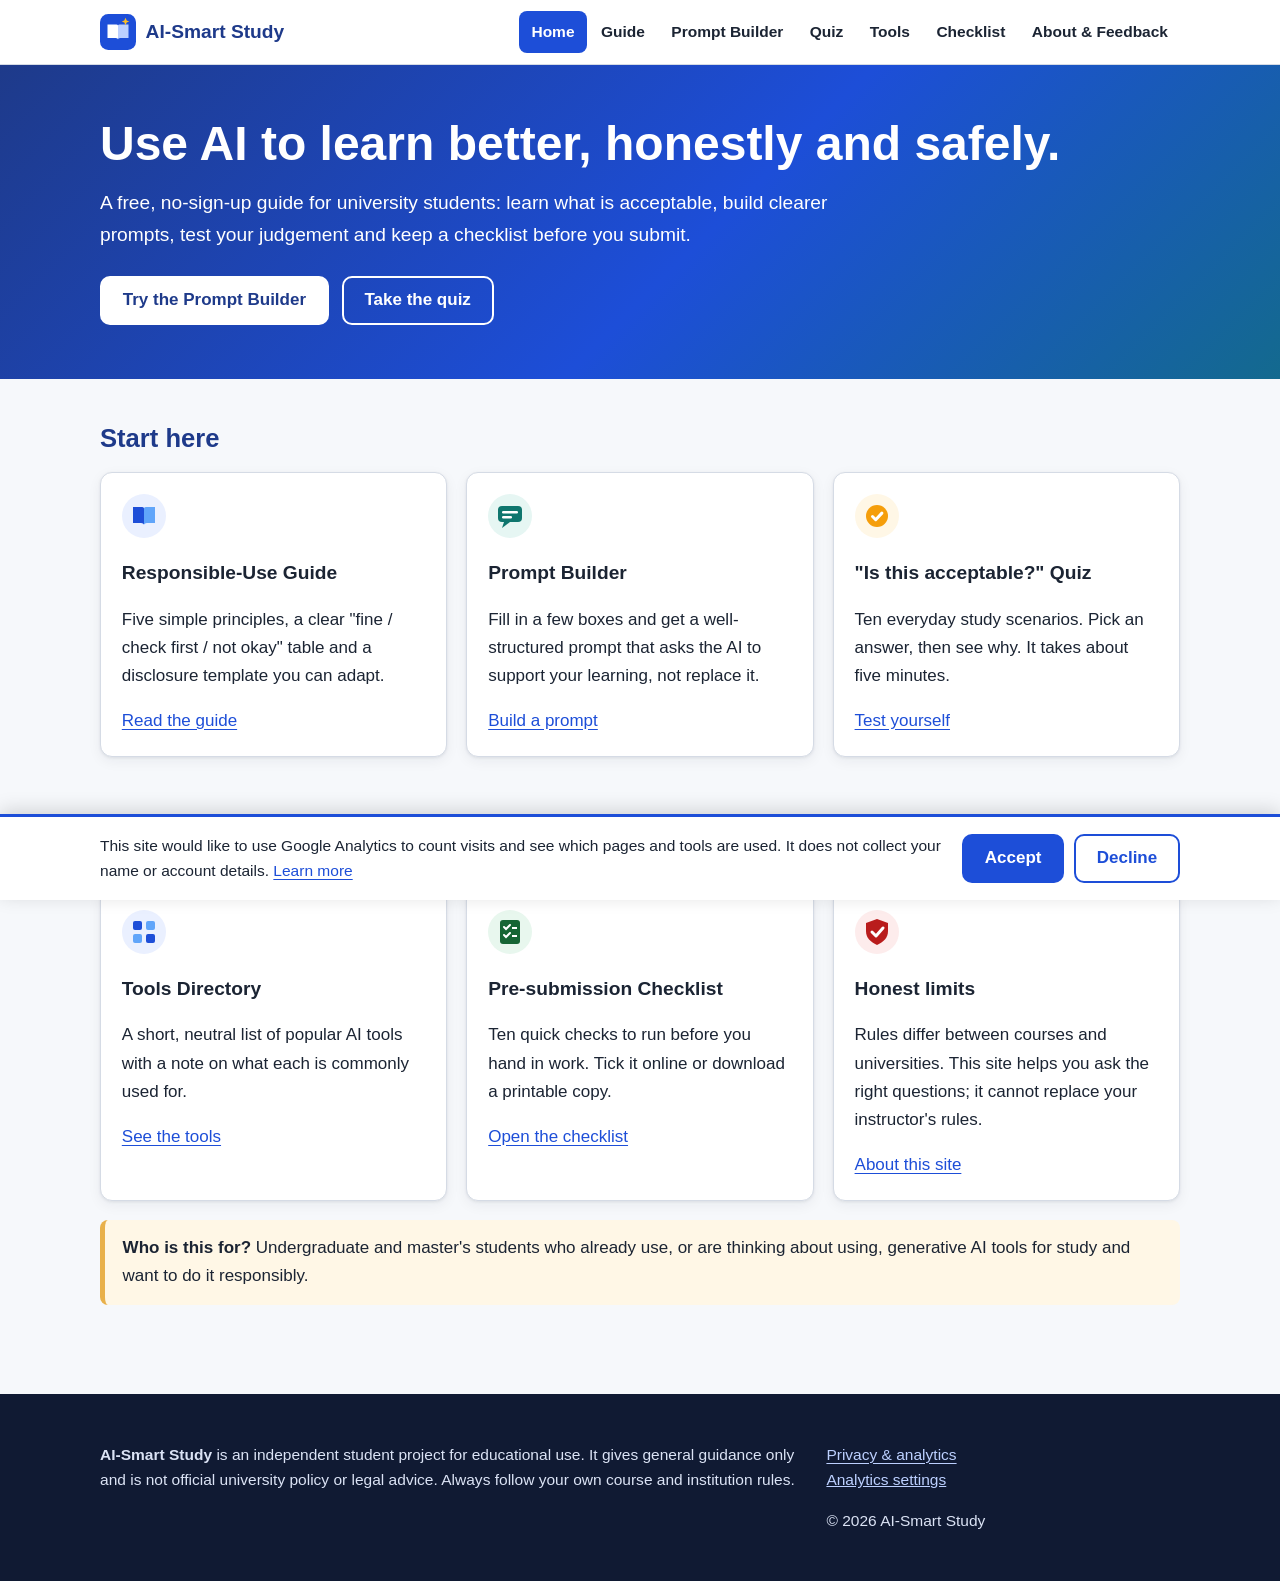
<file: index.html>
<!DOCTYPE html>
<html lang="en">
<head>
<meta charset="utf-8">
<meta name="viewport" content="width=device-width, initial-scale=1">
<title>AI-Smart Study | Responsible generative-AI guide for university students</title>
<meta name="description" content="A free guide, prompt builder, quiz and checklist to help university students use generative AI responsibly.">
<link rel="icon" href="favicon.svg" type="image/svg+xml">
<link rel="stylesheet" href="style.css">
<script src="config.js" defer></script>
<script src="ga.js" defer></script>
<script src="main.js" defer></script>
</head>
<body>
<a class="skip-link" href="#main">Skip to main content</a>
<header class="site-header">
  <div class="container header-inner">
    <a class="brand" href="index.html" aria-label="AI-Smart Study home"><svg viewBox="0 0 48 48" aria-hidden="true" focusable="false"><rect width="48" height="48" rx="11" fill="#1d4ed8"/><path d="M10 14h12c2 0 2 1 2 2v18c0-1-1-2-3-2H10z" fill="#fff"/><path d="M38 14H26c-2 0-2 1-2 2v18c0-1 1-2 3-2h11z" fill="#bcd0ff"/><path d="M34 5l1.6 3.6L39 10l-3.4 1.4L34 15l-1.6-3.6L29 10l3.4-1.4z" fill="#fbbf24"/></svg><span>AI-Smart Study</span></a>
    <button class="nav-toggle" id="nav-toggle" type="button" aria-expanded="false" aria-controls="site-nav">&#9776; Menu</button>
    <nav id="site-nav" class="site-nav" aria-label="Main navigation"><ul><li><a href="index.html" aria-current="page">Home</a></li><li><a href="guide.html">Guide</a></li><li><a href="prompt-builder.html">Prompt Builder</a></li><li><a href="quiz.html">Quiz</a></li><li><a href="tools.html">Tools</a></li><li><a href="checklist.html">Checklist</a></li><li><a href="about.html">About &amp; Feedback</a></li></ul></nav>
  </div>
</header>
<main id="main">
<section class="hero"><div class="container">
<h1>Use AI to learn better, honestly and safely.</h1>
<p>A free, no-sign-up guide for university students: learn what is acceptable, build clearer prompts, test your judgement and keep a checklist before you submit.</p>
<div class="btn-row"><a class="btn btn-light" href="prompt-builder.html">Try the Prompt Builder</a><a class="btn btn-outline" style="color:#fff;border-color:#fff" href="quiz.html">Take the quiz</a></div>
</div></section>
<section class="section"><div class="container">
<h2>Start here</h2>
<div class="grid grid-3">
<article class="card"><svg class="icon" viewBox="0 0 44 44" aria-hidden="true"><circle cx="22" cy="22" r="22" fill="#eaf0ff"/><path d="M11 13h9c2 0 2 1 2 2v16c0-1-1-2-3-2h-8z" fill="#1d4ed8"/><path d="M33 13h-9c-2 0-2 1-2 2v16c0-1 1-2 3-2h8z" fill="#60a5fa"/></svg><h3>Responsible-Use Guide</h3><p>Five simple principles, a clear "fine / check first / not okay" table and a disclosure template you can adapt.</p><a href="guide.html">Read the guide</a></article>
<article class="card"><svg class="icon" viewBox="0 0 44 44" aria-hidden="true"><circle cx="22" cy="22" r="22" fill="#e6f6f3"/><rect x="10" y="12" width="24" height="16" rx="4" fill="#0f766e"/><path d="M16 28l-2 6 8-6z" fill="#0f766e"/><rect x="14" y="17" width="16" height="2.5" rx="1.2" fill="#fff"/><rect x="14" y="22" width="10" height="2.5" rx="1.2" fill="#fff"/></svg><h3>Prompt Builder</h3><p>Fill in a few boxes and get a well-structured prompt that asks the AI to support your learning, not replace it.</p><a href="prompt-builder.html">Build a prompt</a></article>
<article class="card"><svg class="icon" viewBox="0 0 44 44" aria-hidden="true"><circle cx="22" cy="22" r="22" fill="#fff7e6"/><circle cx="22" cy="22" r="11" fill="#f59e0b"/><path d="M17.5 22.5l3.2 3.2 6.2-6.6" stroke="#fff" stroke-width="3" fill="none" stroke-linecap="round" stroke-linejoin="round"/></svg><h3>"Is this acceptable?" Quiz</h3><p>Ten everyday study scenarios. Pick an answer, then see why. It takes about five minutes.</p><a href="quiz.html">Test yourself</a></article>
</div>
</div></section>

<section class="section"><div class="container">
<h2>More to help you</h2>
<div class="grid grid-3">
<article class="card"><svg class="icon" viewBox="0 0 44 44" aria-hidden="true"><circle cx="22" cy="22" r="22" fill="#eaf0ff"/><rect x="11" y="11" width="9" height="9" rx="2" fill="#1d4ed8"/><rect x="24" y="11" width="9" height="9" rx="2" fill="#60a5fa"/><rect x="11" y="24" width="9" height="9" rx="2" fill="#60a5fa"/><rect x="24" y="24" width="9" height="9" rx="2" fill="#1d4ed8"/></svg><h3>Tools Directory</h3><p>A short, neutral list of popular AI tools with a note on what each is commonly used for.</p><a href="tools.html">See the tools</a></article>
<article class="card"><svg class="icon" viewBox="0 0 44 44" aria-hidden="true"><circle cx="22" cy="22" r="22" fill="#e8f7ee"/><rect x="12" y="10" width="20" height="24" rx="3" fill="#166534"/><path d="M16 17l2 2 4-4M16 25l2 2 4-4" stroke="#fff" stroke-width="2" fill="none" stroke-linecap="round"/><rect x="24" y="17" width="5" height="2" fill="#fff"/><rect x="24" y="25" width="5" height="2" fill="#fff"/></svg><h3>Pre-submission Checklist</h3><p>Ten quick checks to run before you hand in work. Tick it online or download a printable copy.</p><a href="checklist.html">Open the checklist</a></article>
<article class="card"><svg class="icon" viewBox="0 0 44 44" aria-hidden="true"><circle cx="22" cy="22" r="22" fill="#fdecec"/><path d="M22 9l11 4v8c0 7-4.5 11-11 14-6.5-3-11-7-11-14v-8z" fill="#b91c1c"/><path d="M17 22l4 4 7-8" stroke="#fff" stroke-width="3" fill="none" stroke-linecap="round" stroke-linejoin="round"/></svg><h3>Honest limits</h3><p>Rules differ between courses and universities. This site helps you ask the right questions; it cannot replace your instructor's rules.</p><a href="about.html">About this site</a></article>
</div>
<div class="notice"><strong>Who is this for?</strong> Undergraduate and master's students who already use, or are thinking about using, generative AI tools for study and want to do it responsibly.</div>
</div></section>
</main>
<footer class="site-footer">
  <div class="container footer-grid">
    <div>
      <p><strong>AI-Smart Study</strong> is an independent student project for educational use. It gives general guidance only and is not official university policy or legal advice. Always follow your own course and institution rules.</p>
    </div>
    <div>
      <p><a href="about.html#privacy">Privacy &amp; analytics</a><br>
      <button type="button" class="linklike" id="analytics-settings" hidden>Analytics settings</button></p>
      <p>&copy; <span id="year">2026</span> AI-Smart Study</p>
    </div>
  </div>
</footer>
</body>
</html>
</file>
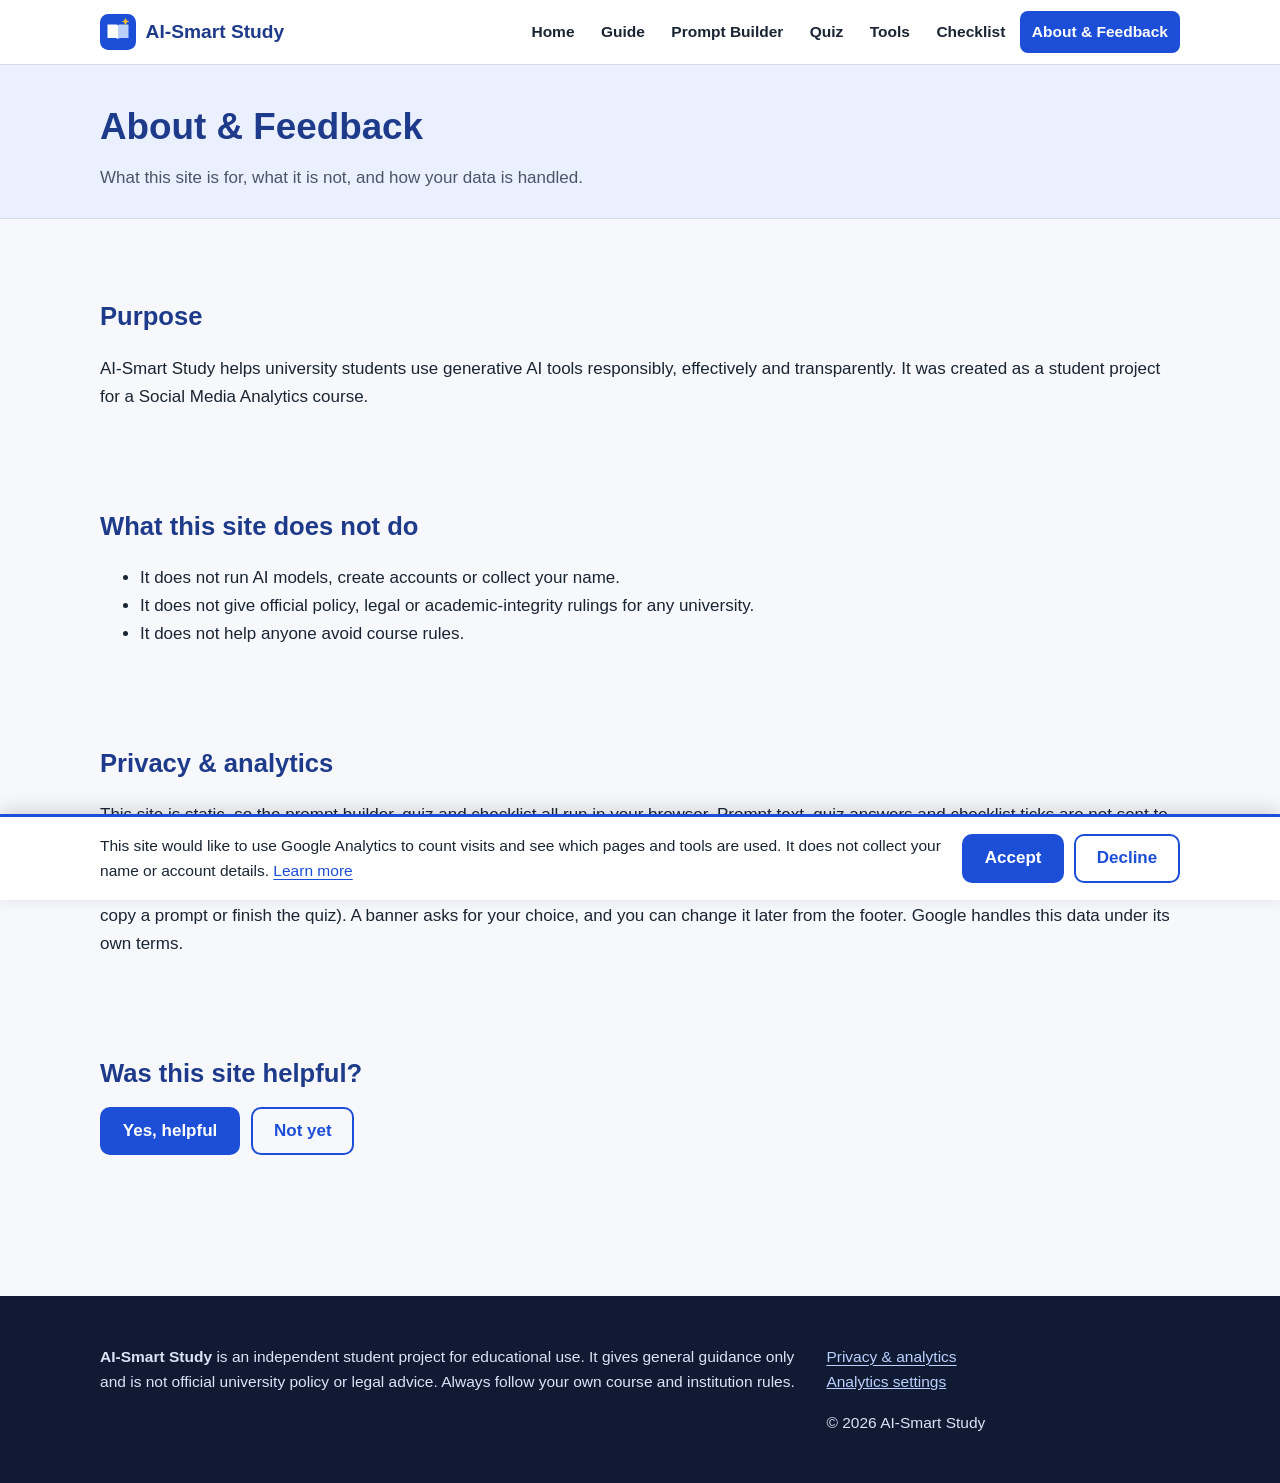
<file: about.html>
<!DOCTYPE html>
<html lang="en">
<head>
<meta charset="utf-8">
<meta name="viewport" content="width=device-width, initial-scale=1">
<title>About & Feedback | AI-Smart Study</title>
<meta name="description" content="About AI-Smart Study, its limits, privacy and analytics information, and a quick feedback option.">
<link rel="icon" href="favicon.svg" type="image/svg+xml">
<link rel="stylesheet" href="style.css">
<script src="config.js" defer></script>
<script src="ga.js" defer></script>
<script src="main.js" defer></script>
</head>
<body>
<a class="skip-link" href="#main">Skip to main content</a>
<header class="site-header">
  <div class="container header-inner">
    <a class="brand" href="index.html" aria-label="AI-Smart Study home"><svg viewBox="0 0 48 48" aria-hidden="true" focusable="false"><rect width="48" height="48" rx="11" fill="#1d4ed8"/><path d="M10 14h12c2 0 2 1 2 2v18c0-1-1-2-3-2H10z" fill="#fff"/><path d="M38 14H26c-2 0-2 1-2 2v18c0-1 1-2 3-2h11z" fill="#bcd0ff"/><path d="M34 5l1.6 3.6L39 10l-3.4 1.4L34 15l-1.6-3.6L29 10l3.4-1.4z" fill="#fbbf24"/></svg><span>AI-Smart Study</span></a>
    <button class="nav-toggle" id="nav-toggle" type="button" aria-expanded="false" aria-controls="site-nav">&#9776; Menu</button>
    <nav id="site-nav" class="site-nav" aria-label="Main navigation"><ul><li><a href="index.html">Home</a></li><li><a href="guide.html">Guide</a></li><li><a href="prompt-builder.html">Prompt Builder</a></li><li><a href="quiz.html">Quiz</a></li><li><a href="tools.html">Tools</a></li><li><a href="checklist.html">Checklist</a></li><li><a href="about.html" aria-current="page">About &amp; Feedback</a></li></ul></nav>
  </div>
</header>
<main id="main">

<section class="page-title"><div class="container"><h1>About &amp; Feedback</h1><p>What this site is for, what it is not, and how your data is handled.</p></div></section>
<div class="section"><div class="container">
<section class="section"><h2>Purpose</h2>
<p>AI-Smart Study helps university students use generative AI tools responsibly, effectively and transparently. It was created as a student project for a Social Media Analytics course.</p></section>

<section class="section"><h2>What this site does not do</h2>
<ul><li>It does not run AI models, create accounts or collect your name.</li>
<li>It does not give official policy, legal or academic-integrity rulings for any university.</li>
<li>It does not help anyone avoid course rules.</li></ul></section>

<section class="section" id="privacy"><h2>Privacy &amp; analytics</h2>
<p>This site is static, so the prompt builder, quiz and checklist all run in your browser. Prompt text, quiz answers and checklist ticks are not sent to a server by the site. Checklist ticks and your analytics choice are stored in your browser only.</p>
<p>If analytics is enabled, the site uses Google Analytics 4 to count visits and learn which pages and tools are used (for example how many people copy a prompt or finish the quiz). A banner asks for your choice, and you can change it later from the footer. Google handles this data under its own terms.</p></section>

<section class="section" id="feedback"><h2>Was this site helpful?</h2>
<div id="rating-row" class="rating-row">
<button type="button" class="btn btn-primary" data-rating="helpful">Yes, helpful</button>
<button type="button" class="btn btn-outline" data-rating="not_yet">Not yet</button></div>
<p class="status" id="rating-thanks" role="status" aria-live="polite"></p>

<div id="email-feedback" hidden>
<h3>Send a comment by email</h3>
<form id="email-form" class="card form-grid" novalidate>
<div><label for="fb-topic">Topic</label><select id="fb-topic"><option>General comment</option><option>Guide content</option><option>Prompt Builder</option><option>Quiz</option><option>Problem or error</option></select></div>
<div><label for="fb-message">Your message</label><textarea id="fb-message" required></textarea></div>
<div><button type="submit" class="btn btn-primary">Open email</button></div>
<p class="status" id="fb-status" role="status" aria-live="polite"></p>
</form></div></section>
</div></div>
</main>
<footer class="site-footer">
  <div class="container footer-grid">
    <div>
      <p><strong>AI-Smart Study</strong> is an independent student project for educational use. It gives general guidance only and is not official university policy or legal advice. Always follow your own course and institution rules.</p>
    </div>
    <div>
      <p><a href="about.html#privacy">Privacy &amp; analytics</a><br>
      <button type="button" class="linklike" id="analytics-settings" hidden>Analytics settings</button></p>
      <p>&copy; <span id="year">2026</span> AI-Smart Study</p>
    </div>
  </div>
</footer>
</body>
</html>
</file>
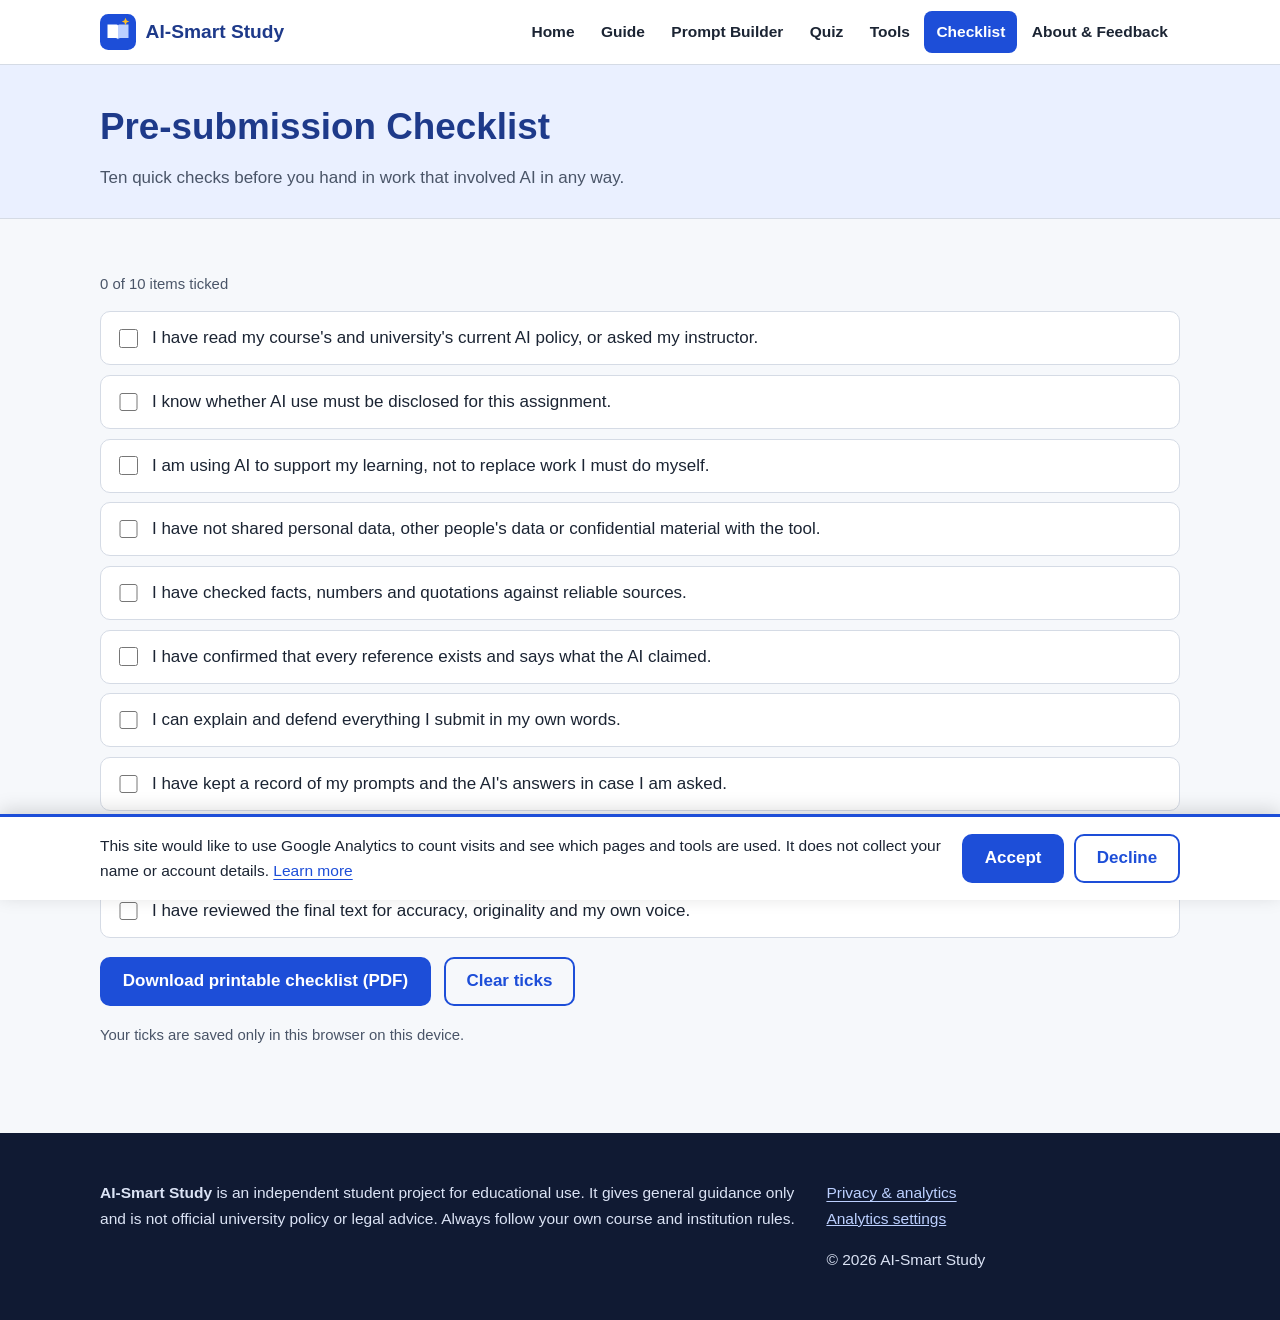
<file: checklist.html>
<!DOCTYPE html>
<html lang="en">
<head>
<meta charset="utf-8">
<meta name="viewport" content="width=device-width, initial-scale=1">
<title>Pre-submission Checklist | AI-Smart Study</title>
<meta name="description" content="A ten-point checklist to review before submitting work that involved AI, with a printable PDF.">
<link rel="icon" href="favicon.svg" type="image/svg+xml">
<link rel="stylesheet" href="style.css">
<script src="config.js" defer></script>
<script src="ga.js" defer></script>
<script src="main.js" defer></script>
</head>
<body>
<a class="skip-link" href="#main">Skip to main content</a>
<header class="site-header">
  <div class="container header-inner">
    <a class="brand" href="index.html" aria-label="AI-Smart Study home"><svg viewBox="0 0 48 48" aria-hidden="true" focusable="false"><rect width="48" height="48" rx="11" fill="#1d4ed8"/><path d="M10 14h12c2 0 2 1 2 2v18c0-1-1-2-3-2H10z" fill="#fff"/><path d="M38 14H26c-2 0-2 1-2 2v18c0-1 1-2 3-2h11z" fill="#bcd0ff"/><path d="M34 5l1.6 3.6L39 10l-3.4 1.4L34 15l-1.6-3.6L29 10l3.4-1.4z" fill="#fbbf24"/></svg><span>AI-Smart Study</span></a>
    <button class="nav-toggle" id="nav-toggle" type="button" aria-expanded="false" aria-controls="site-nav">&#9776; Menu</button>
    <nav id="site-nav" class="site-nav" aria-label="Main navigation"><ul><li><a href="index.html">Home</a></li><li><a href="guide.html">Guide</a></li><li><a href="prompt-builder.html">Prompt Builder</a></li><li><a href="quiz.html">Quiz</a></li><li><a href="tools.html">Tools</a></li><li><a href="checklist.html" aria-current="page">Checklist</a></li><li><a href="about.html">About &amp; Feedback</a></li></ul></nav>
  </div>
</header>
<main id="main">

<section class="page-title"><div class="container"><h1>Pre-submission Checklist</h1><p>Ten quick checks before you hand in work that involved AI in any way.</p></div></section>
<div class="section"><div class="container">
<p id="check-progress" class="hint" role="status" aria-live="polite">0 of 10 items ticked</p>
<ul id="check-list" class="check-list"><li><label><input type="checkbox"> <span>I have read my course&#x27;s and university&#x27;s current AI policy, or asked my instructor.</span></label></li><li><label><input type="checkbox"> <span>I know whether AI use must be disclosed for this assignment.</span></label></li><li><label><input type="checkbox"> <span>I am using AI to support my learning, not to replace work I must do myself.</span></label></li><li><label><input type="checkbox"> <span>I have not shared personal data, other people&#x27;s data or confidential material with the tool.</span></label></li><li><label><input type="checkbox"> <span>I have checked facts, numbers and quotations against reliable sources.</span></label></li><li><label><input type="checkbox"> <span>I have confirmed that every reference exists and says what the AI claimed.</span></label></li><li><label><input type="checkbox"> <span>I can explain and defend everything I submit in my own words.</span></label></li><li><label><input type="checkbox"> <span>I have kept a record of my prompts and the AI&#x27;s answers in case I am asked.</span></label></li><li><label><input type="checkbox"> <span>I have included an AI-use disclosure or citation where it is required.</span></label></li><li><label><input type="checkbox"> <span>I have reviewed the final text for accuracy, originality and my own voice.</span></label></li></ul>
<p style="margin-top:1.2rem;display:flex;flex-wrap:wrap;gap:0.8rem">
<a class="btn btn-primary" href="assets/AI-Smart-Study-Checklist.pdf" download data-checklist-download>Download printable checklist (PDF)</a>
<button type="button" class="btn btn-outline" id="check-reset">Clear ticks</button></p>
<p class="hint">Your ticks are saved only in this browser on this device.</p>
</div></div>
</main>
<footer class="site-footer">
  <div class="container footer-grid">
    <div>
      <p><strong>AI-Smart Study</strong> is an independent student project for educational use. It gives general guidance only and is not official university policy or legal advice. Always follow your own course and institution rules.</p>
    </div>
    <div>
      <p><a href="about.html#privacy">Privacy &amp; analytics</a><br>
      <button type="button" class="linklike" id="analytics-settings" hidden>Analytics settings</button></p>
      <p>&copy; <span id="year">2026</span> AI-Smart Study</p>
    </div>
  </div>
</footer>
</body>
</html>
</file>
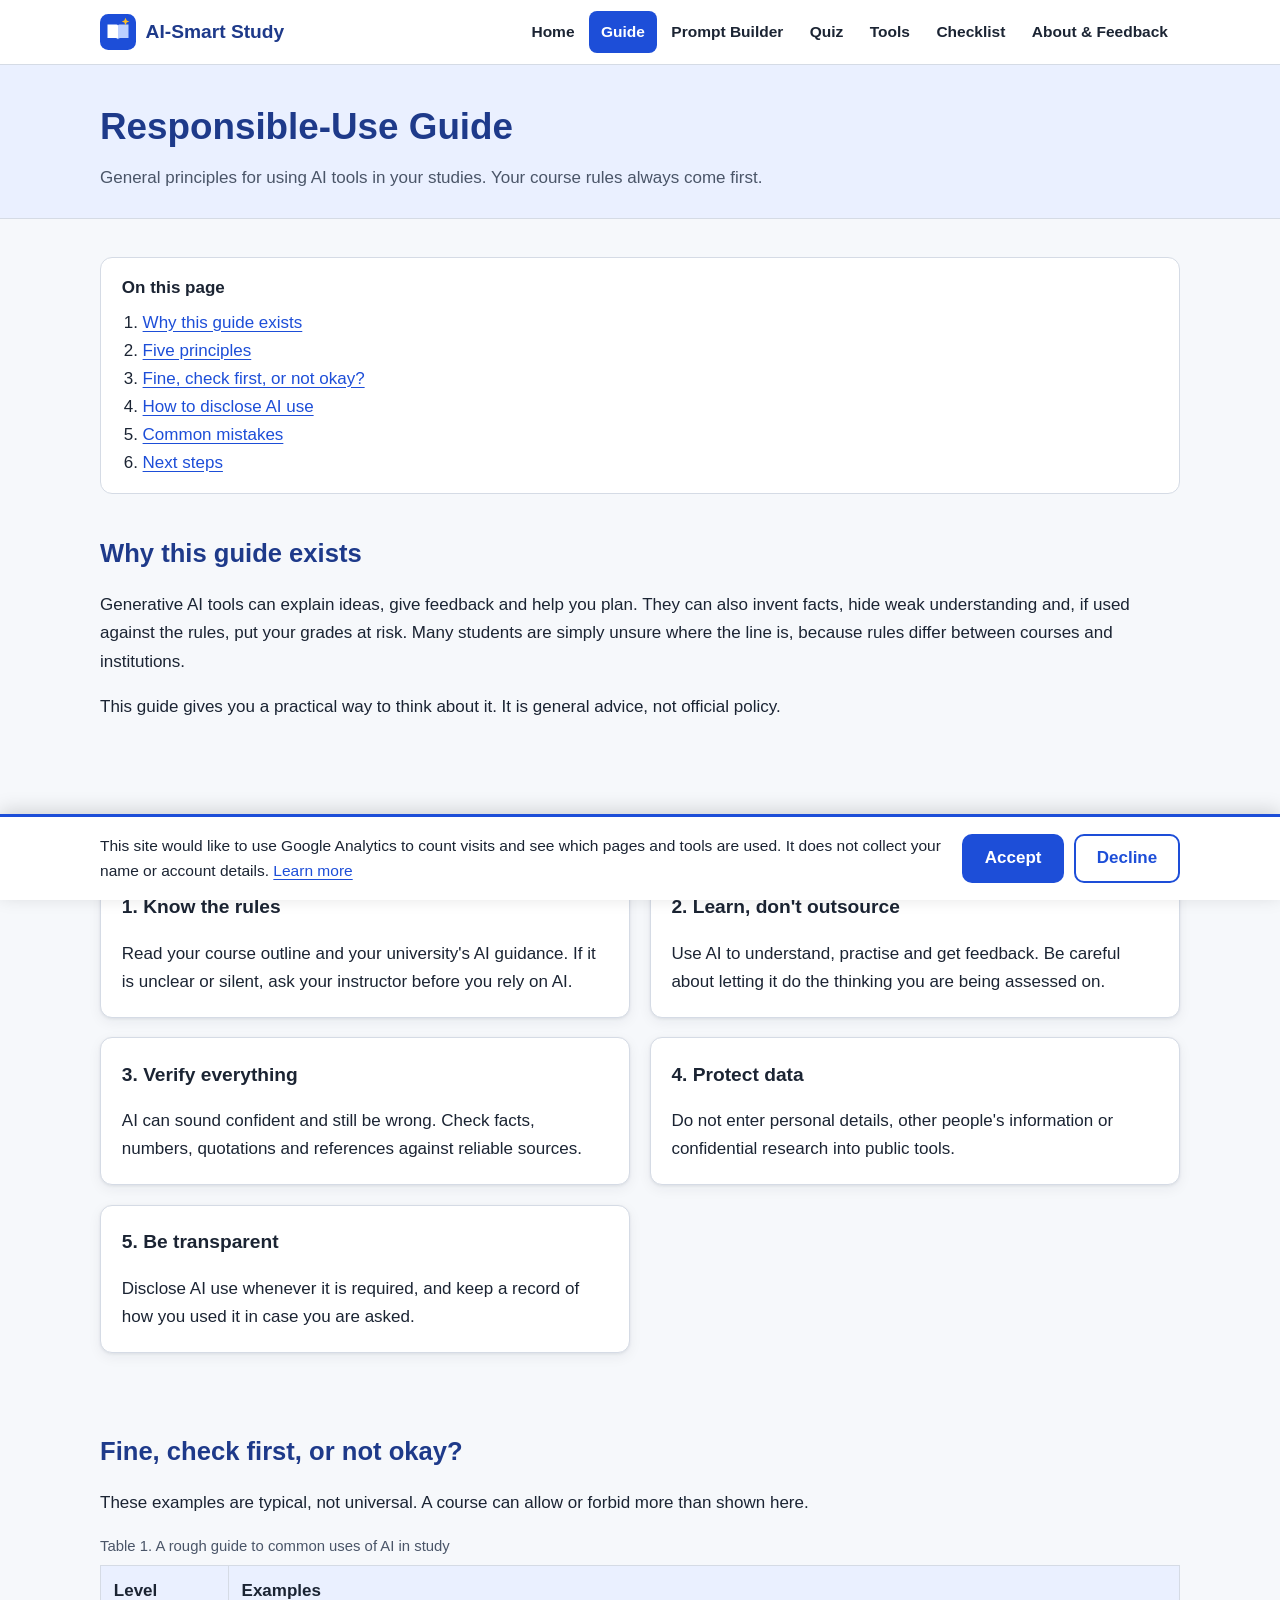
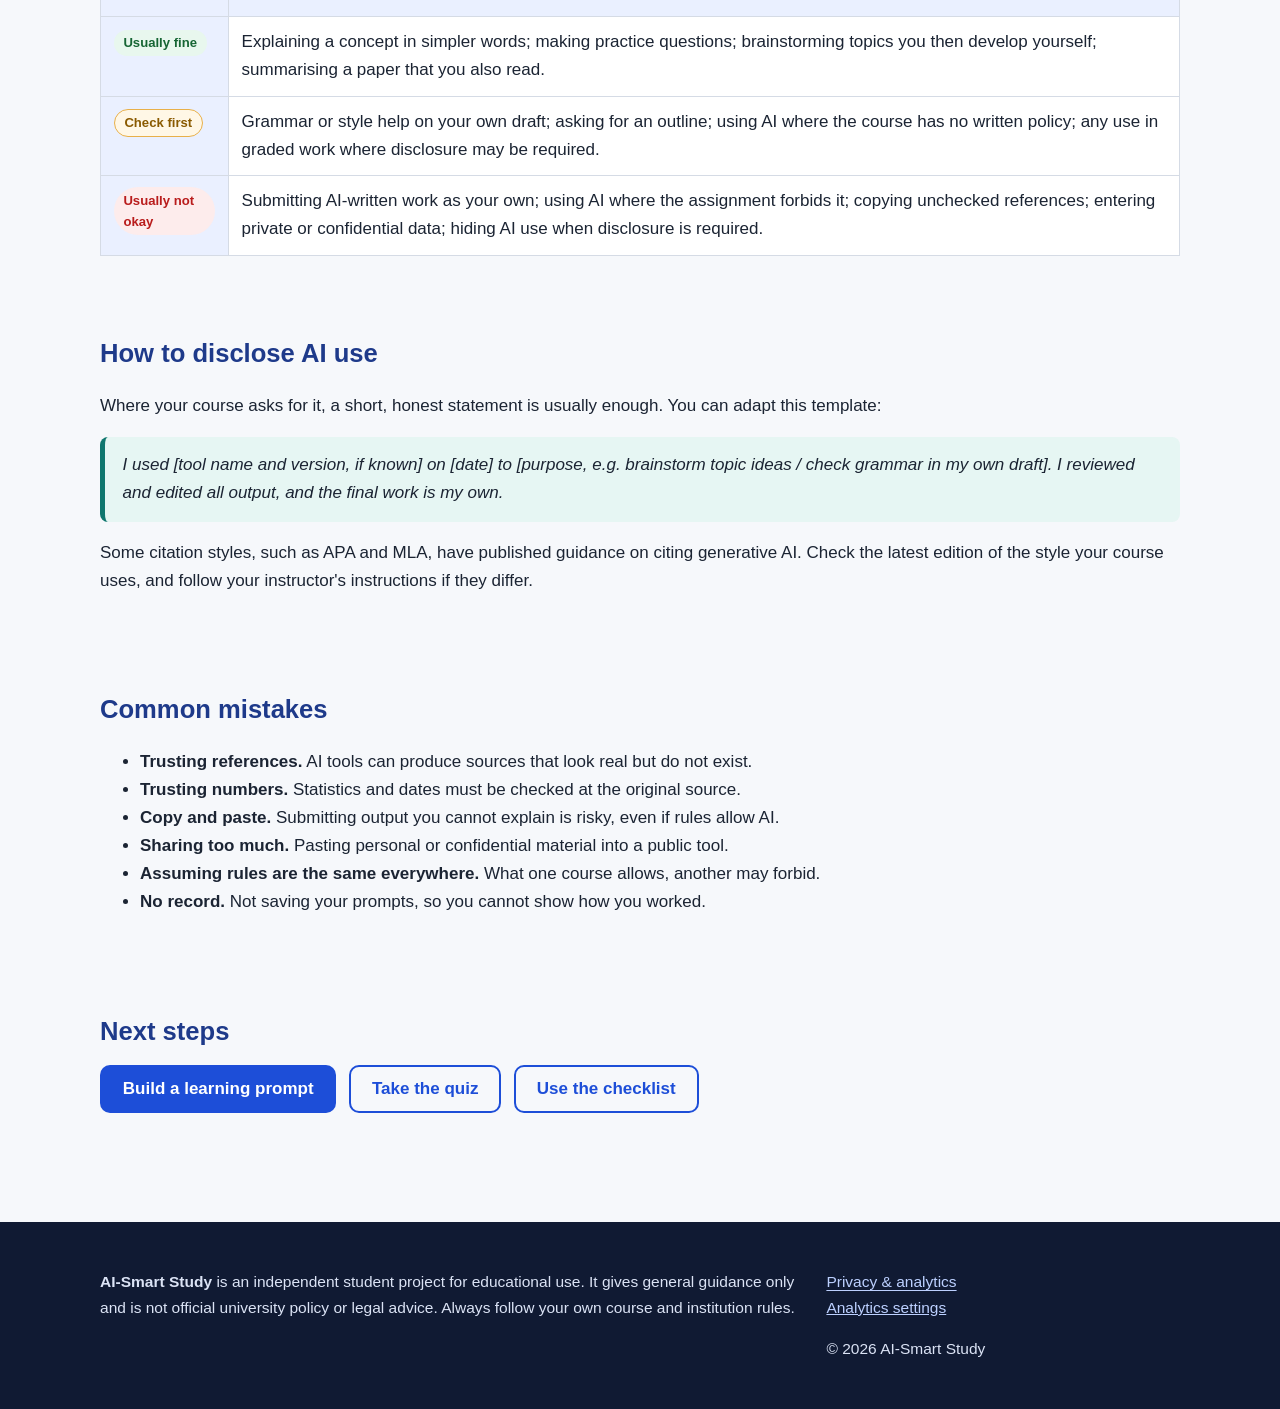
<file: guide.html>
<!DOCTYPE html>
<html lang="en">
<head>
<meta charset="utf-8">
<meta name="viewport" content="width=device-width, initial-scale=1">
<title>Responsible-Use Guide | AI-Smart Study</title>
<meta name="description" content="Five principles, a simple acceptable-use table and a disclosure template for using AI in your studies.">
<link rel="icon" href="favicon.svg" type="image/svg+xml">
<link rel="stylesheet" href="style.css">
<script src="config.js" defer></script>
<script src="ga.js" defer></script>
<script src="main.js" defer></script>
</head>
<body>
<a class="skip-link" href="#main">Skip to main content</a>
<header class="site-header">
  <div class="container header-inner">
    <a class="brand" href="index.html" aria-label="AI-Smart Study home"><svg viewBox="0 0 48 48" aria-hidden="true" focusable="false"><rect width="48" height="48" rx="11" fill="#1d4ed8"/><path d="M10 14h12c2 0 2 1 2 2v18c0-1-1-2-3-2H10z" fill="#fff"/><path d="M38 14H26c-2 0-2 1-2 2v18c0-1 1-2 3-2h11z" fill="#bcd0ff"/><path d="M34 5l1.6 3.6L39 10l-3.4 1.4L34 15l-1.6-3.6L29 10l3.4-1.4z" fill="#fbbf24"/></svg><span>AI-Smart Study</span></a>
    <button class="nav-toggle" id="nav-toggle" type="button" aria-expanded="false" aria-controls="site-nav">&#9776; Menu</button>
    <nav id="site-nav" class="site-nav" aria-label="Main navigation"><ul><li><a href="index.html">Home</a></li><li><a href="guide.html" aria-current="page">Guide</a></li><li><a href="prompt-builder.html">Prompt Builder</a></li><li><a href="quiz.html">Quiz</a></li><li><a href="tools.html">Tools</a></li><li><a href="checklist.html">Checklist</a></li><li><a href="about.html">About &amp; Feedback</a></li></ul></nav>
  </div>
</header>
<main id="main">

<section class="page-title"><div class="container"><h1>Responsible-Use Guide</h1><p>General principles for using AI tools in your studies. Your course rules always come first.</p></div></section>
<div class="section"><div class="container">
<nav class="toc" aria-label="On this page"><strong>On this page</strong>
<ol><li><a href="#why">Why this guide exists</a></li><li><a href="#principles">Five principles</a></li><li><a href="#spectrum">Fine, check first, or not okay?</a></li><li><a href="#disclose">How to disclose AI use</a></li><li><a href="#mistakes">Common mistakes</a></li><li><a href="#next">Next steps</a></li></ol></nav>

<section id="why" class="section"><h2>Why this guide exists</h2>
<p>Generative AI tools can explain ideas, give feedback and help you plan. They can also invent facts, hide weak understanding and, if used against the rules, put your grades at risk. Many students are simply unsure where the line is, because rules differ between courses and institutions.</p>
<p>This guide gives you a practical way to think about it. It is general advice, not official policy.</p></section>

<section id="principles" class="section"><h2>Five principles</h2>
<div class="grid grid-2">
<article class="card"><h3>1. Know the rules</h3><p>Read your course outline and your university's AI guidance. If it is unclear or silent, ask your instructor before you rely on AI.</p></article>
<article class="card"><h3>2. Learn, don't outsource</h3><p>Use AI to understand, practise and get feedback. Be careful about letting it do the thinking you are being assessed on.</p></article>
<article class="card"><h3>3. Verify everything</h3><p>AI can sound confident and still be wrong. Check facts, numbers, quotations and references against reliable sources.</p></article>
<article class="card"><h3>4. Protect data</h3><p>Do not enter personal details, other people's information or confidential research into public tools.</p></article>
<article class="card"><h3>5. Be transparent</h3><p>Disclose AI use whenever it is required, and keep a record of how you used it in case you are asked.</p></article>
</div></section>

<section id="spectrum" class="section"><h2>Fine, check first, or not okay?</h2>
<p>These examples are typical, not universal. A course can allow or forbid more than shown here.</p>
<div class="table-wrap"><table class="data">
<caption class="hint" style="text-align:left;padding-bottom:0.4rem">Table 1. A rough guide to common uses of AI in study</caption>
<thead><tr><th scope="col">Level</th><th scope="col">Examples</th></tr></thead><tbody>
<tr><th scope="row"><span class="tag tag-ok">Usually fine</span></th><td>Explaining a concept in simpler words; making practice questions; brainstorming topics you then develop yourself; summarising a paper that you also read.</td></tr>
<tr><th scope="row"><span class="tag tag-mid">Check first</span></th><td>Grammar or style help on your own draft; asking for an outline; using AI where the course has no written policy; any use in graded work where disclosure may be required.</td></tr>
<tr><th scope="row"><span class="tag tag-no">Usually not okay</span></th><td>Submitting AI-written work as your own; using AI where the assignment forbids it; copying unchecked references; entering private or confidential data; hiding AI use when disclosure is required.</td></tr>
</tbody></table></div></section>

<section id="disclose" class="section"><h2>How to disclose AI use</h2>
<p>Where your course asks for it, a short, honest statement is usually enough. You can adapt this template:</p>
<blockquote class="template">I used [tool name and version, if known] on [date] to [purpose, e.g. brainstorm topic ideas / check grammar in my own draft]. I reviewed and edited all output, and the final work is my own.</blockquote>
<p>Some citation styles, such as APA and MLA, have published guidance on citing generative AI. Check the latest edition of the style your course uses, and follow your instructor's instructions if they differ.</p></section>

<section id="mistakes" class="section"><h2>Common mistakes</h2>
<ul>
<li><strong>Trusting references.</strong> AI tools can produce sources that look real but do not exist.</li>
<li><strong>Trusting numbers.</strong> Statistics and dates must be checked at the original source.</li>
<li><strong>Copy and paste.</strong> Submitting output you cannot explain is risky, even if rules allow AI.</li>
<li><strong>Sharing too much.</strong> Pasting personal or confidential material into a public tool.</li>
<li><strong>Assuming rules are the same everywhere.</strong> What one course allows, another may forbid.</li>
<li><strong>No record.</strong> Not saving your prompts, so you cannot show how you worked.</li>
</ul></section>

<section id="next" class="section"><h2>Next steps</h2>
<div class="btn-row" style="display:flex;flex-wrap:wrap;gap:0.8rem">
<a class="btn btn-primary" href="prompt-builder.html">Build a learning prompt</a>
<a class="btn btn-outline" href="quiz.html">Take the quiz</a>
<a class="btn btn-outline" href="checklist.html">Use the checklist</a></div></section>
</div></div>
</main>
<footer class="site-footer">
  <div class="container footer-grid">
    <div>
      <p><strong>AI-Smart Study</strong> is an independent student project for educational use. It gives general guidance only and is not official university policy or legal advice. Always follow your own course and institution rules.</p>
    </div>
    <div>
      <p><a href="about.html#privacy">Privacy &amp; analytics</a><br>
      <button type="button" class="linklike" id="analytics-settings" hidden>Analytics settings</button></p>
      <p>&copy; <span id="year">2026</span> AI-Smart Study</p>
    </div>
  </div>
</footer>
</body>
</html>
</file>
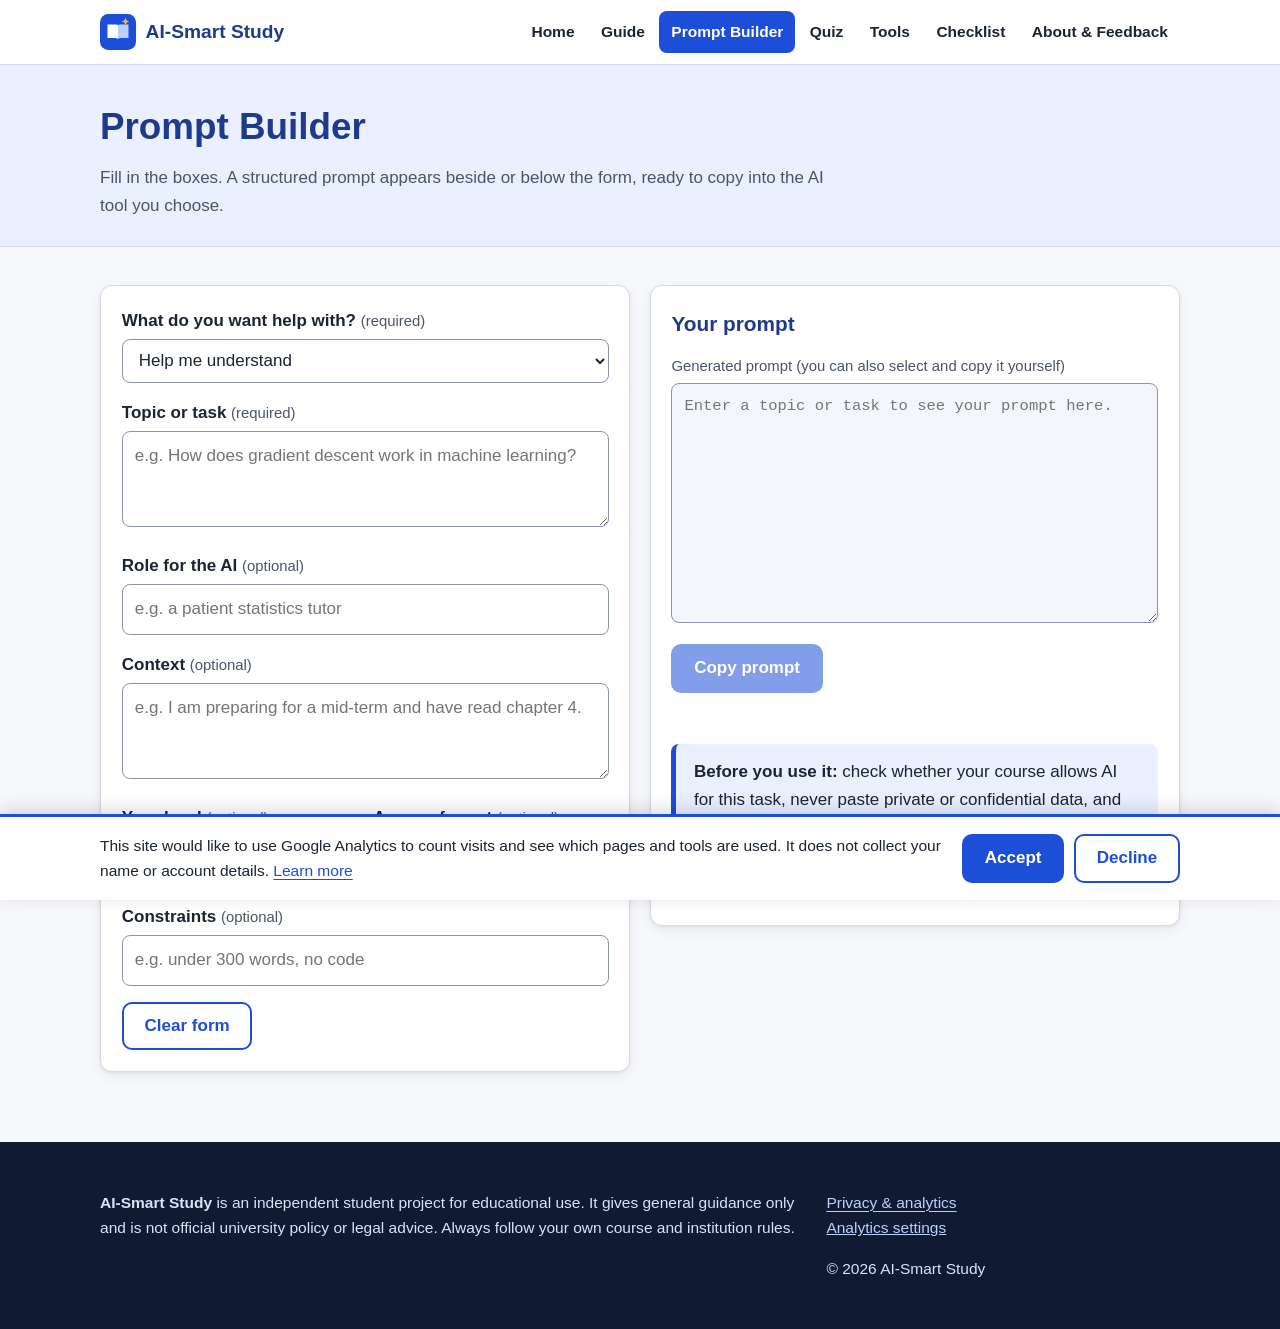
<file: prompt-builder.html>
<!DOCTYPE html>
<html lang="en">
<head>
<meta charset="utf-8">
<meta name="viewport" content="width=device-width, initial-scale=1">
<title>Prompt Builder | AI-Smart Study</title>
<meta name="description" content="Build a clear, learning-focused prompt for any AI tool, then copy it with one click.">
<link rel="icon" href="favicon.svg" type="image/svg+xml">
<link rel="stylesheet" href="style.css">
<script src="config.js" defer></script>
<script src="ga.js" defer></script>
<script src="main.js" defer></script>
</head>
<body>
<a class="skip-link" href="#main">Skip to main content</a>
<header class="site-header">
  <div class="container header-inner">
    <a class="brand" href="index.html" aria-label="AI-Smart Study home"><svg viewBox="0 0 48 48" aria-hidden="true" focusable="false"><rect width="48" height="48" rx="11" fill="#1d4ed8"/><path d="M10 14h12c2 0 2 1 2 2v18c0-1-1-2-3-2H10z" fill="#fff"/><path d="M38 14H26c-2 0-2 1-2 2v18c0-1 1-2 3-2h11z" fill="#bcd0ff"/><path d="M34 5l1.6 3.6L39 10l-3.4 1.4L34 15l-1.6-3.6L29 10l3.4-1.4z" fill="#fbbf24"/></svg><span>AI-Smart Study</span></a>
    <button class="nav-toggle" id="nav-toggle" type="button" aria-expanded="false" aria-controls="site-nav">&#9776; Menu</button>
    <nav id="site-nav" class="site-nav" aria-label="Main navigation"><ul><li><a href="index.html">Home</a></li><li><a href="guide.html">Guide</a></li><li><a href="prompt-builder.html" aria-current="page">Prompt Builder</a></li><li><a href="quiz.html">Quiz</a></li><li><a href="tools.html">Tools</a></li><li><a href="checklist.html">Checklist</a></li><li><a href="about.html">About &amp; Feedback</a></li></ul></nav>
  </div>
</header>
<main id="main">

<section class="page-title"><div class="container"><h1>Prompt Builder</h1><p>Fill in the boxes. A structured prompt appears beside or below the form, ready to copy into the AI tool you choose.</p></div></section>
<div class="section"><div class="container grid grid-2" style="align-items:start">
<form id="prompt-form" class="card form-grid" novalidate aria-label="Prompt builder form">
  <div><label for="pb-mode">What do you want help with? <span class="hint">(required)</span></label>
    <select id="pb-mode"><option value="learn">Help me understand</option><option value="feedback">Give feedback on my draft</option><option value="brainstorm">Brainstorm ideas</option><option value="practice">Practice questions</option></select></div>
  <div><label for="pb-task">Topic or task <span class="hint">(required)</span></label>
    <textarea id="pb-task" placeholder="e.g. How does gradient descent work in machine learning?"></textarea></div>
  <div><label for="pb-role">Role for the AI <span class="hint">(optional)</span></label>
    <input type="text" id="pb-role" placeholder="e.g. a patient statistics tutor"></div>
  <div><label for="pb-context">Context <span class="hint">(optional)</span></label>
    <textarea id="pb-context" placeholder="e.g. I am preparing for a mid-term and have read chapter 4."></textarea></div>
  <div class="form-grid two">
    <div><label for="pb-level">Your level <span class="hint">(optional)</span></label>
      <input type="text" id="pb-level" placeholder="e.g. beginner, master's student"></div>
    <div><label for="pb-format">Answer format <span class="hint">(optional)</span></label>
      <input type="text" id="pb-format" placeholder="e.g. short steps with an example"></div>
  </div>
  <div><label for="pb-constraints">Constraints <span class="hint">(optional)</span></label>
    <input type="text" id="pb-constraints" placeholder="e.g. under 300 words, no code"></div>
  <div><button type="button" class="btn btn-outline" id="pb-reset">Clear form</button></div>
</form>

<section class="card" aria-labelledby="pb-out-title">
  <h2 id="pb-out-title" style="margin-top:0;font-size:1.3rem">Your prompt</h2>
  <label for="pb-output" class="hint">Generated prompt (you can also select and copy it yourself)</label>
  <textarea id="pb-output" class="output" readonly placeholder="Enter a topic or task to see your prompt here."></textarea>
  <p style="margin:0.8rem 0 0"><button type="button" class="btn btn-primary" id="pb-copy" disabled>Copy prompt</button></p>
  <p class="status" id="pb-status" role="status" aria-live="polite"></p>
  <div class="note-blue"><strong>Before you use it:</strong> check whether your course allows AI for this task, never paste private or confidential data, and verify what the AI tells you. Prompts are built in your browser and are not sent anywhere by this page.</div>
</section>
</div></div>
<noscript><div class="container"><p class="notice">The Prompt Builder needs JavaScript. Please enable it in your browser.</p></div></noscript>
</main>
<footer class="site-footer">
  <div class="container footer-grid">
    <div>
      <p><strong>AI-Smart Study</strong> is an independent student project for educational use. It gives general guidance only and is not official university policy or legal advice. Always follow your own course and institution rules.</p>
    </div>
    <div>
      <p><a href="about.html#privacy">Privacy &amp; analytics</a><br>
      <button type="button" class="linklike" id="analytics-settings" hidden>Analytics settings</button></p>
      <p>&copy; <span id="year">2026</span> AI-Smart Study</p>
    </div>
  </div>
</footer>
</body>
</html>
</file>
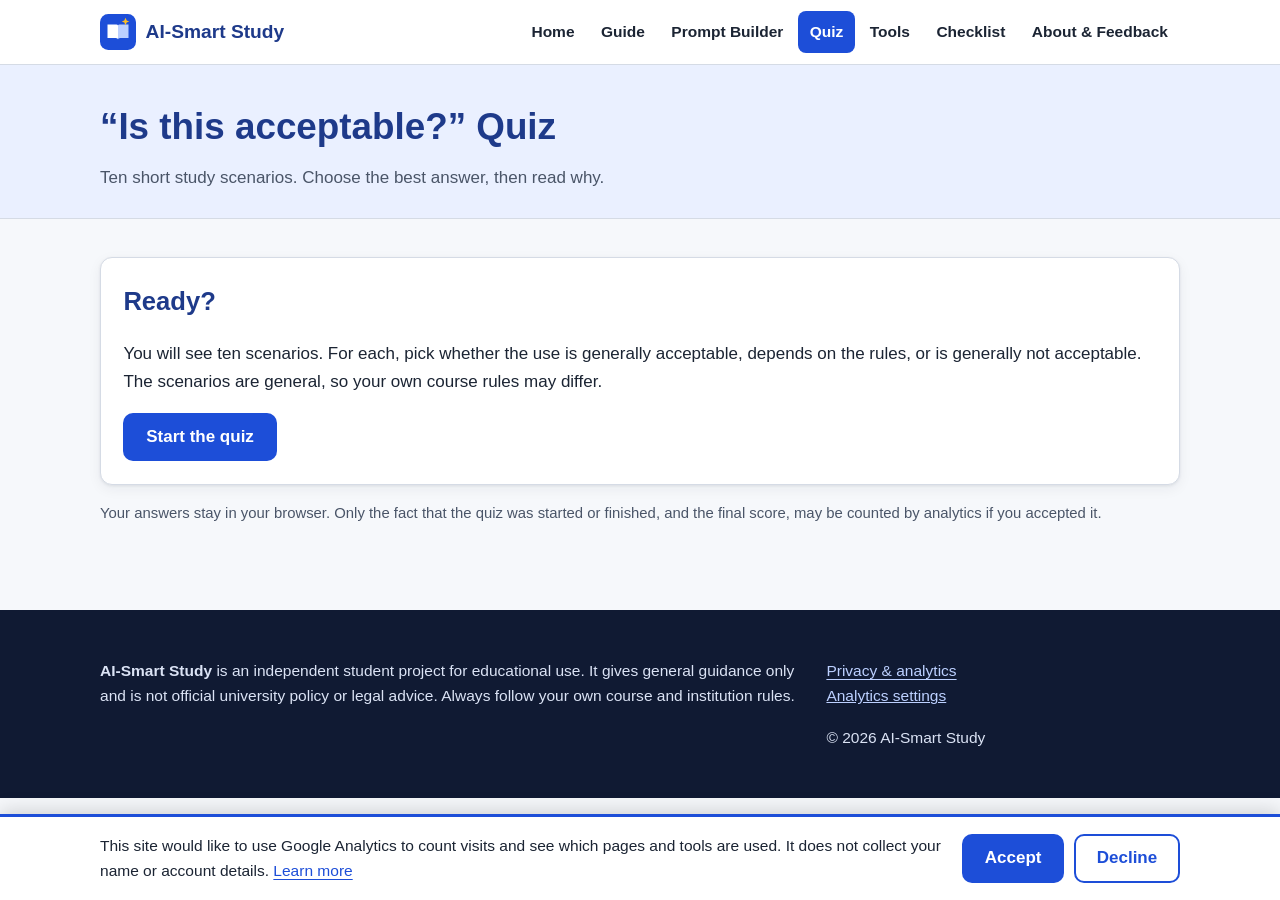
<file: quiz.html>
<!DOCTYPE html>
<html lang="en">
<head>
<meta charset="utf-8">
<meta name="viewport" content="width=device-width, initial-scale=1">
<title>Is this acceptable? Quiz | AI-Smart Study</title>
<meta name="description" content="A ten-question quiz on acceptable and unacceptable uses of AI in university study.">
<link rel="icon" href="favicon.svg" type="image/svg+xml">
<link rel="stylesheet" href="style.css">
<script src="config.js" defer></script>
<script src="ga.js" defer></script>
<script src="main.js" defer></script>
</head>
<body>
<a class="skip-link" href="#main">Skip to main content</a>
<header class="site-header">
  <div class="container header-inner">
    <a class="brand" href="index.html" aria-label="AI-Smart Study home"><svg viewBox="0 0 48 48" aria-hidden="true" focusable="false"><rect width="48" height="48" rx="11" fill="#1d4ed8"/><path d="M10 14h12c2 0 2 1 2 2v18c0-1-1-2-3-2H10z" fill="#fff"/><path d="M38 14H26c-2 0-2 1-2 2v18c0-1 1-2 3-2h11z" fill="#bcd0ff"/><path d="M34 5l1.6 3.6L39 10l-3.4 1.4L34 15l-1.6-3.6L29 10l3.4-1.4z" fill="#fbbf24"/></svg><span>AI-Smart Study</span></a>
    <button class="nav-toggle" id="nav-toggle" type="button" aria-expanded="false" aria-controls="site-nav">&#9776; Menu</button>
    <nav id="site-nav" class="site-nav" aria-label="Main navigation"><ul><li><a href="index.html">Home</a></li><li><a href="guide.html">Guide</a></li><li><a href="prompt-builder.html">Prompt Builder</a></li><li><a href="quiz.html" aria-current="page">Quiz</a></li><li><a href="tools.html">Tools</a></li><li><a href="checklist.html">Checklist</a></li><li><a href="about.html">About &amp; Feedback</a></li></ul></nav>
  </div>
</header>
<main id="main">

<section class="page-title"><div class="container"><h1>&ldquo;Is this acceptable?&rdquo; Quiz</h1><p>Ten short study scenarios. Choose the best answer, then read why.</p></div></section>
<div class="section"><div class="container">
<div id="quiz-root" class="quiz-box">
  <div id="quiz-intro">
    <h2 style="margin-top:0">Ready?</h2>
    <p>You will see ten scenarios. For each, pick whether the use is generally acceptable, depends on the rules, or is generally not acceptable. The scenarios are general, so your own course rules may differ.</p>
    <button type="button" class="btn btn-primary" id="quiz-start">Start the quiz</button>
  </div>
  <div id="quiz-area" hidden></div>
  <div id="quiz-result" hidden aria-live="polite"></div>
  <noscript><p class="notice">The quiz needs JavaScript. Please enable it in your browser.</p></noscript>
</div>
<p class="hint" style="margin-top:1rem">Your answers stay in your browser. Only the fact that the quiz was started or finished, and the final score, may be counted by analytics if you accepted it.</p>
</div></div>
</main>
<footer class="site-footer">
  <div class="container footer-grid">
    <div>
      <p><strong>AI-Smart Study</strong> is an independent student project for educational use. It gives general guidance only and is not official university policy or legal advice. Always follow your own course and institution rules.</p>
    </div>
    <div>
      <p><a href="about.html#privacy">Privacy &amp; analytics</a><br>
      <button type="button" class="linklike" id="analytics-settings" hidden>Analytics settings</button></p>
      <p>&copy; <span id="year">2026</span> AI-Smart Study</p>
    </div>
  </div>
</footer>
</body>
</html>
</file>
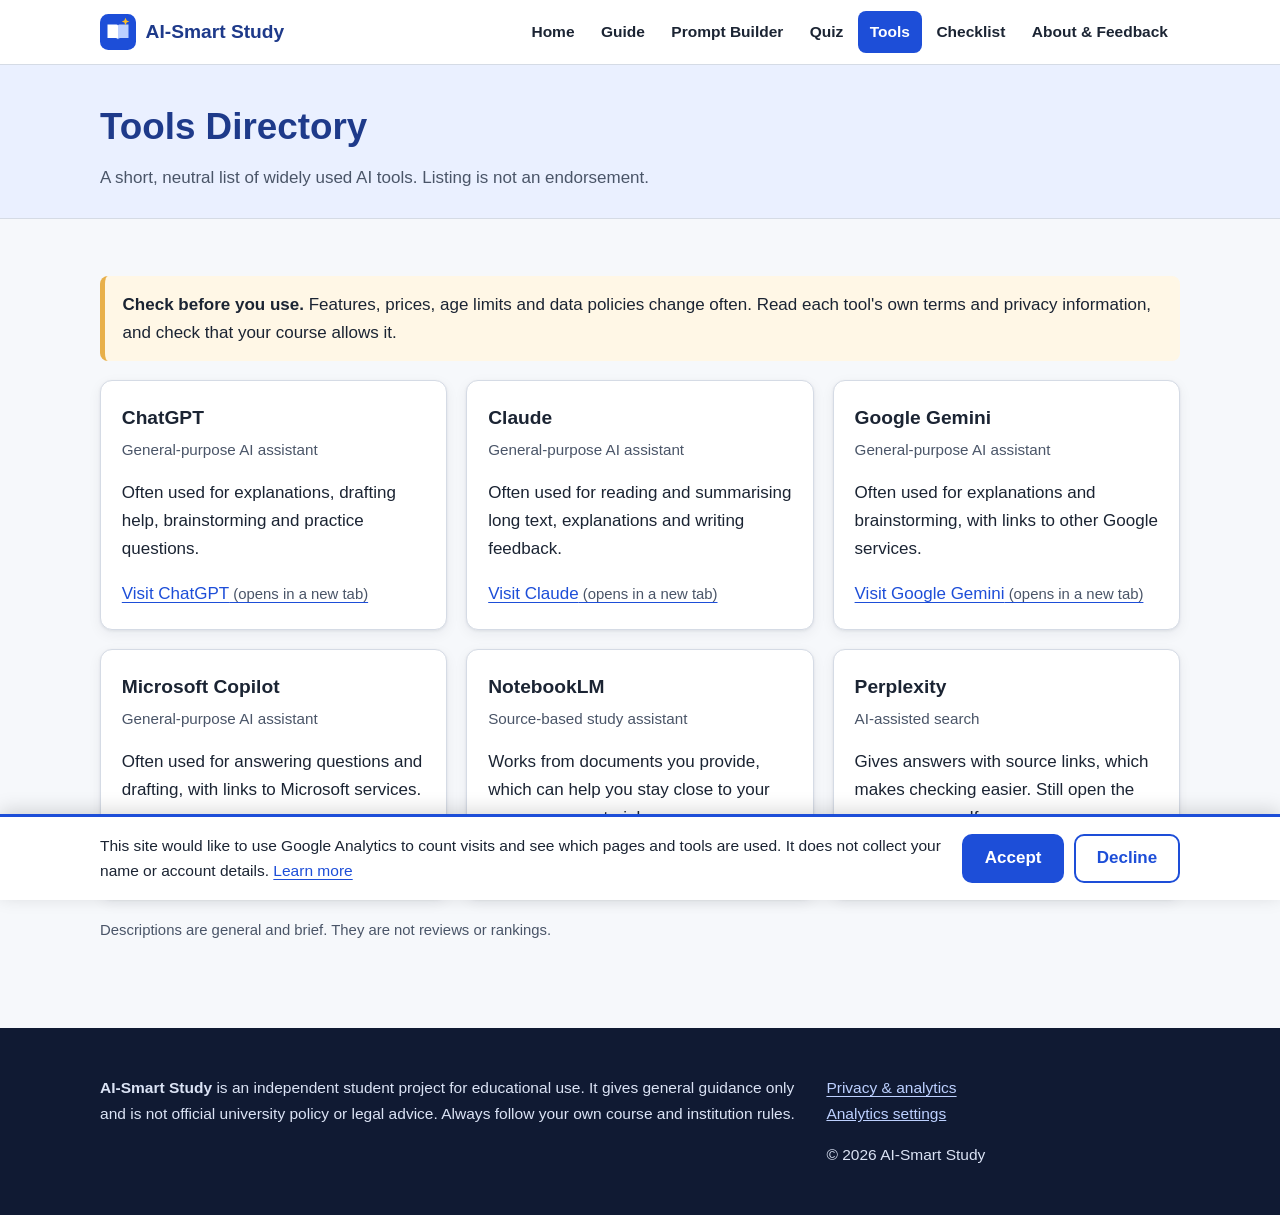
<file: tools.html>
<!DOCTYPE html>
<html lang="en">
<head>
<meta charset="utf-8">
<meta name="viewport" content="width=device-width, initial-scale=1">
<title>Tools Directory | AI-Smart Study</title>
<meta name="description" content="A neutral list of widely used AI tools for study, with links to each official site.">
<link rel="icon" href="favicon.svg" type="image/svg+xml">
<link rel="stylesheet" href="style.css">
<script src="config.js" defer></script>
<script src="ga.js" defer></script>
<script src="main.js" defer></script>
</head>
<body>
<a class="skip-link" href="#main">Skip to main content</a>
<header class="site-header">
  <div class="container header-inner">
    <a class="brand" href="index.html" aria-label="AI-Smart Study home"><svg viewBox="0 0 48 48" aria-hidden="true" focusable="false"><rect width="48" height="48" rx="11" fill="#1d4ed8"/><path d="M10 14h12c2 0 2 1 2 2v18c0-1-1-2-3-2H10z" fill="#fff"/><path d="M38 14H26c-2 0-2 1-2 2v18c0-1 1-2 3-2h11z" fill="#bcd0ff"/><path d="M34 5l1.6 3.6L39 10l-3.4 1.4L34 15l-1.6-3.6L29 10l3.4-1.4z" fill="#fbbf24"/></svg><span>AI-Smart Study</span></a>
    <button class="nav-toggle" id="nav-toggle" type="button" aria-expanded="false" aria-controls="site-nav">&#9776; Menu</button>
    <nav id="site-nav" class="site-nav" aria-label="Main navigation"><ul><li><a href="index.html">Home</a></li><li><a href="guide.html">Guide</a></li><li><a href="prompt-builder.html">Prompt Builder</a></li><li><a href="quiz.html">Quiz</a></li><li><a href="tools.html" aria-current="page">Tools</a></li><li><a href="checklist.html">Checklist</a></li><li><a href="about.html">About &amp; Feedback</a></li></ul></nav>
  </div>
</header>
<main id="main">

<section class="page-title"><div class="container"><h1>Tools Directory</h1><p>A short, neutral list of widely used AI tools. Listing is not an endorsement.</p></div></section>
<div class="section"><div class="container">
<div class="notice"><strong>Check before you use.</strong> Features, prices, age limits and data policies change often. Read each tool's own terms and privacy information, and check that your course allows it.</div>
<div class="grid grid-3"><article class="card tool-card"><h3>ChatGPT</h3><p class="tool-meta">General-purpose AI assistant</p><p>Often used for explanations, drafting help, brainstorming and practice questions.</p><a href="https://chatgpt.com/" target="_blank" rel="noopener noreferrer" data-tool="ChatGPT">Visit ChatGPT<span class="hint"> (opens in a new tab)</span></a></article><article class="card tool-card"><h3>Claude</h3><p class="tool-meta">General-purpose AI assistant</p><p>Often used for reading and summarising long text, explanations and writing feedback.</p><a href="https://claude.ai/" target="_blank" rel="noopener noreferrer" data-tool="Claude">Visit Claude<span class="hint"> (opens in a new tab)</span></a></article><article class="card tool-card"><h3>Google Gemini</h3><p class="tool-meta">General-purpose AI assistant</p><p>Often used for explanations and brainstorming, with links to other Google services.</p><a href="https://gemini.google.com/" target="_blank" rel="noopener noreferrer" data-tool="Google Gemini">Visit Google Gemini<span class="hint"> (opens in a new tab)</span></a></article><article class="card tool-card"><h3>Microsoft Copilot</h3><p class="tool-meta">General-purpose AI assistant</p><p>Often used for answering questions and drafting, with links to Microsoft services.</p><a href="https://copilot.microsoft.com/" target="_blank" rel="noopener noreferrer" data-tool="Microsoft Copilot">Visit Microsoft Copilot<span class="hint"> (opens in a new tab)</span></a></article><article class="card tool-card"><h3>NotebookLM</h3><p class="tool-meta">Source-based study assistant</p><p>Works from documents you provide, which can help you stay close to your own course material.</p><a href="https://notebooklm.google.com/" target="_blank" rel="noopener noreferrer" data-tool="NotebookLM">Visit NotebookLM<span class="hint"> (opens in a new tab)</span></a></article><article class="card tool-card"><h3>Perplexity</h3><p class="tool-meta">AI-assisted search</p><p>Gives answers with source links, which makes checking easier. Still open the sources yourself.</p><a href="https://www.perplexity.ai/" target="_blank" rel="noopener noreferrer" data-tool="Perplexity">Visit Perplexity<span class="hint"> (opens in a new tab)</span></a></article></div>
<p class="hint" style="margin-top:1.2rem">Descriptions are general and brief. They are not reviews or rankings.</p>
</div></div>
</main>
<footer class="site-footer">
  <div class="container footer-grid">
    <div>
      <p><strong>AI-Smart Study</strong> is an independent student project for educational use. It gives general guidance only and is not official university policy or legal advice. Always follow your own course and institution rules.</p>
    </div>
    <div>
      <p><a href="about.html#privacy">Privacy &amp; analytics</a><br>
      <button type="button" class="linklike" id="analytics-settings" hidden>Analytics settings</button></p>
      <p>&copy; <span id="year">2026</span> AI-Smart Study</p>
    </div>
  </div>
</footer>
</body>
</html>
</file>
<file: style.css>
/* ==========================================================
   AI-Smart Study - main stylesheet
   Mobile-first, system fonts (no external font requests),
   high-contrast colours, visible focus states.
   ========================================================== */

:root {
  --bg: #f6f8fb;
  --surface: #ffffff;
  --text: #1b2433;
  --muted: #4a5568;
  --primary: #1d4ed8;
  --primary-dark: #1e3a8a;
  --accent: #0f766e;
  --border: #d5dbe5;
  --soft-blue: #eaf0ff;
  --soft-green: #e6f6f3;
  --warn-bg: #fff7e6;
  --warn-border: #e8b04a;
  --ok: #166534;
  --ok-bg: #e8f7ee;
  --bad: #b91c1c;
  --bad-bg: #fdecec;
  --radius: 12px;
  --shadow: 0 1px 3px rgba(20, 30, 50, 0.08), 0 4px 14px rgba(20, 30, 50, 0.06);
  --font: "Segoe UI", Roboto, "Helvetica Neue", Arial, sans-serif;
}

*, *::before, *::after { box-sizing: border-box; }

html { scroll-behavior: smooth; }

body {
  margin: 0;
  font-family: var(--font);
  font-size: 1.0625rem;
  line-height: 1.65;
  color: var(--text);
  background: var(--bg);
}

img, svg { max-width: 100%; height: auto; }

a { color: var(--primary); text-underline-offset: 3px; }
a:hover { color: var(--primary-dark); }

:focus-visible {
  outline: 3px solid #f59e0b;
  outline-offset: 2px;
  border-radius: 4px;
}

.skip-link {
  position: absolute;
  left: -999px;
  top: 8px;
  background: var(--primary-dark);
  color: #fff;
  padding: 0.6rem 1rem;
  border-radius: 6px;
  z-index: 1000;
}
.skip-link:focus { left: 8px; color: #fff; }

.container { width: min(1080px, 100% - 2rem); margin-inline: auto; }

/* ---------- Header / navigation ---------- */
.site-header {
  background: var(--surface);
  border-bottom: 1px solid var(--border);
  position: sticky;
  top: 0;
  z-index: 50;
}
.header-inner {
  display: flex;
  align-items: center;
  justify-content: space-between;
  gap: 1rem;
  padding: 0.7rem 0;
}
.brand {
  display: flex;
  align-items: center;
  gap: 0.6rem;
  font-weight: 700;
  font-size: 1.2rem;
  color: var(--primary-dark);
  text-decoration: none;
}
.brand svg { width: 36px; height: 36px; flex: none; }

.nav-toggle {
  display: inline-flex;
  align-items: center;
  gap: 0.4rem;
  background: var(--surface);
  border: 1px solid var(--border);
  border-radius: 8px;
  padding: 0.5rem 0.8rem;
  font: inherit;
  font-weight: 600;
  color: var(--text);
  cursor: pointer;
}

.site-nav { display: none; width: 100%; }
.site-nav.open { display: block; }
.site-nav ul { list-style: none; margin: 0; padding: 0.4rem 0 0.8rem; }
.site-nav a {
  display: block;
  padding: 0.65rem 0.8rem;
  border-radius: 8px;
  text-decoration: none;
  color: var(--text);
  font-weight: 600;
}
.site-nav a:hover { background: var(--soft-blue); }
.site-nav a[aria-current="page"] { background: var(--primary); color: #fff; }

.header-inner { flex-wrap: wrap; }

@media (min-width: 900px) {
  .nav-toggle { display: none; }
  .site-nav { display: block; width: auto; }
  .site-nav ul { display: flex; gap: 0.15rem; padding: 0; }
  .site-nav a { padding: 0.5rem 0.75rem; font-size: 0.97rem; }
}

/* ---------- Hero ---------- */
.hero {
  background: linear-gradient(135deg, #1e3a8a 0%, #1d4ed8 55%, #0f766e 120%);
  color: #fff;
  padding: 3.2rem 0 3.4rem;
}
.hero h1 { font-size: clamp(1.9rem, 5vw, 3rem); line-height: 1.15; margin: 0 0 1rem; }
.hero p { font-size: 1.2rem; max-width: 46rem; margin: 0 0 1.6rem; }
.hero .btn-row { display: flex; flex-wrap: wrap; gap: 0.8rem; }

.page-title {
  background: var(--soft-blue);
  border-bottom: 1px solid var(--border);
  padding: 2rem 0 1.6rem;
}
.page-title h1 { margin: 0 0 0.4rem; font-size: clamp(1.7rem, 4vw, 2.3rem); color: var(--primary-dark); }
.page-title p { margin: 0; color: var(--muted); max-width: 46rem; }

/* ---------- Buttons ---------- */
.btn {
  display: inline-block;
  padding: 0.75rem 1.3rem;
  border-radius: 10px;
  border: 2px solid transparent;
  font: inherit;
  font-weight: 700;
  text-decoration: none;
  cursor: pointer;
  line-height: 1.2;
}
.btn-primary { background: var(--primary); color: #fff; }
.btn-primary:hover { background: var(--primary-dark); color: #fff; }
.btn-light { background: #fff; color: var(--primary-dark); }
.btn-light:hover { background: var(--soft-blue); color: var(--primary-dark); }
.btn-outline { background: transparent; border-color: var(--primary); color: var(--primary); }
.btn-outline:hover { background: var(--soft-blue); }
.btn[disabled], .btn[aria-disabled="true"] { opacity: 0.55; cursor: not-allowed; }

/* ---------- Layout blocks ---------- */
main { display: block; }
.section { padding: 2.4rem 0; }
.section h2 { font-size: 1.6rem; margin: 0 0 0.8rem; color: var(--primary-dark); }
.section h3 { font-size: 1.2rem; margin: 1.4rem 0 0.4rem; }

.grid { display: grid; gap: 1.2rem; }
@media (min-width: 700px) { .grid-3 { grid-template-columns: repeat(3, 1fr); } .grid-2 { grid-template-columns: repeat(2, 1fr); } }

.card {
  background: var(--surface);
  border: 1px solid var(--border);
  border-radius: var(--radius);
  padding: 1.3rem;
  box-shadow: var(--shadow);
}
.card h3 { margin-top: 0; }
.card .icon { width: 44px; height: 44px; margin-bottom: 0.6rem; }
.card p:last-child { margin-bottom: 0; }

.notice {
  background: var(--warn-bg);
  border-left: 5px solid var(--warn-border);
  border-radius: 8px;
  padding: 0.9rem 1.1rem;
  margin: 1.2rem 0;
}
.note-blue {
  background: var(--soft-blue);
  border-left: 5px solid var(--primary);
  border-radius: 8px;
  padding: 0.9rem 1.1rem;
  margin: 1.2rem 0;
}

.toc { background: var(--surface); border: 1px solid var(--border); border-radius: var(--radius); padding: 1rem 1.3rem; }
.toc ol { margin: 0.4rem 0 0; padding-left: 1.3rem; }

.table-wrap { overflow-x: auto; }
table.data { width: 100%; border-collapse: collapse; background: var(--surface); }
table.data th, table.data td { border: 1px solid var(--border); padding: 0.7rem 0.8rem; text-align: left; vertical-align: top; }
table.data th { background: var(--soft-blue); }

.tag {
  display: inline-block;
  font-size: 0.82rem;
  font-weight: 700;
  padding: 0.15rem 0.6rem;
  border-radius: 99px;
}
.tag-ok { background: var(--ok-bg); color: var(--ok); }
.tag-mid { background: var(--warn-bg); color: #8a5a00; border: 1px solid var(--warn-border); }
.tag-no { background: var(--bad-bg); color: var(--bad); }

blockquote.template {
  margin: 0.8rem 0;
  padding: 0.9rem 1.1rem;
  background: var(--soft-green);
  border-left: 5px solid var(--accent);
  border-radius: 8px;
  font-style: italic;
}

/* ---------- Forms ---------- */
.form-grid { display: grid; gap: 1rem; }
@media (min-width: 700px) { .form-grid.two { grid-template-columns: 1fr 1fr; } }
label { display: block; font-weight: 700; margin-bottom: 0.25rem; }
.hint { font-weight: 400; color: var(--muted); font-size: 0.93rem; }
input[type="text"], select, textarea {
  width: 100%;
  font: inherit;
  padding: 0.65rem 0.75rem;
  border: 1.5px solid #8a94a6;
  border-radius: 8px;
  background: #fff;
  color: var(--text);
}
textarea { min-height: 6rem; resize: vertical; }
textarea.output { min-height: 15rem; background: #f3f6fb; font-family: Consolas, "Courier New", monospace; font-size: 0.97rem; }

.status { min-height: 1.5rem; font-weight: 600; color: var(--ok); margin: 0.5rem 0 0; }

/* ---------- Quiz ---------- */
.quiz-box { background: var(--surface); border: 1px solid var(--border); border-radius: var(--radius); padding: 1.4rem; box-shadow: var(--shadow); }
.quiz-progress { font-weight: 700; color: var(--muted); margin: 0 0 0.6rem; }
.progress-bar { height: 8px; background: #e2e8f0; border-radius: 99px; overflow: hidden; margin-bottom: 1.1rem; }
.progress-bar span { display: block; height: 100%; background: var(--accent); width: 0; transition: width 0.25s; }
fieldset { border: 0; margin: 0; padding: 0; }
legend { font-size: 1.15rem; font-weight: 700; margin-bottom: 0.8rem; padding: 0; }
.choice {
  display: flex;
  gap: 0.7rem;
  align-items: flex-start;
  padding: 0.75rem 0.9rem;
  border: 1.5px solid var(--border);
  border-radius: 10px;
  margin-bottom: 0.6rem;
  cursor: pointer;
  background: #fff;
}
.choice:hover { border-color: var(--primary); }
.choice input { margin-top: 0.3rem; width: 1.1rem; height: 1.1rem; flex: none; }
.choice.correct { border-color: var(--ok); background: var(--ok-bg); }
.choice.wrong { border-color: var(--bad); background: var(--bad-bg); }
.feedback { margin: 1rem 0; padding: 0.9rem 1rem; border-radius: 8px; }
.feedback.good { background: var(--ok-bg); border-left: 5px solid var(--ok); }
.feedback.bad { background: var(--bad-bg); border-left: 5px solid var(--bad); }
.quiz-actions { display: flex; flex-wrap: wrap; gap: 0.7rem; margin-top: 0.8rem; }
.score { font-size: 2.4rem; font-weight: 800; color: var(--primary-dark); margin: 0; }

/* ---------- Checklist ---------- */
.check-list { list-style: none; margin: 0; padding: 0; }
.check-list li { margin-bottom: 0.6rem; }
.check-list label {
  display: flex; gap: 0.7rem; align-items: flex-start;
  font-weight: 500;
  background: var(--surface);
  border: 1.5px solid var(--border);
  border-radius: 10px;
  padding: 0.75rem 0.9rem;
  cursor: pointer;
}
.check-list input { margin-top: 0.3rem; width: 1.15rem; height: 1.15rem; flex: none; }

/* ---------- Tools directory ---------- */
.tool-card h3 { margin-bottom: 0.2rem; }
.tool-meta { color: var(--muted); font-size: 0.95rem; margin: 0 0 0.6rem; }

/* ---------- Feedback ---------- */
.rating-row { display: flex; flex-wrap: wrap; gap: 0.7rem; }

/* ---------- Footer ---------- */
.site-footer { background: #101a33; color: #dbe3f5; margin-top: 2rem; padding: 2rem 0; font-size: 0.97rem; }
.site-footer a { color: #bcd0ff; }
.site-footer .footer-grid { display: grid; gap: 1.2rem; }
@media (min-width: 700px) { .site-footer .footer-grid { grid-template-columns: 2fr 1fr; } }
.linklike { background: none; border: 0; padding: 0; font: inherit; color: #bcd0ff; text-decoration: underline; cursor: pointer; }

/* ---------- Consent banner ---------- */
.consent-banner {
  position: fixed;
  left: 0; right: 0; bottom: 0;
  background: #fff;
  border-top: 3px solid var(--primary);
  box-shadow: 0 -4px 18px rgba(0, 0, 0, 0.15);
  padding: 1rem;
  z-index: 200;
}
.consent-banner .inner { width: min(1080px, 100%); margin-inline: auto; display: flex; flex-wrap: wrap; gap: 0.8rem 1.2rem; align-items: center; justify-content: space-between; }
.consent-banner p { margin: 0; flex: 1 1 380px; font-size: 0.97rem; }
.consent-banner .btns { display: flex; gap: 0.6rem; }

@media (prefers-reduced-motion: reduce) {
  html { scroll-behavior: auto; }
  .progress-bar span { transition: none; }
}

@media print {
  .site-header, .site-footer, .consent-banner, .btn { display: none !important; }
  body { background: #fff; }
}
</file>
